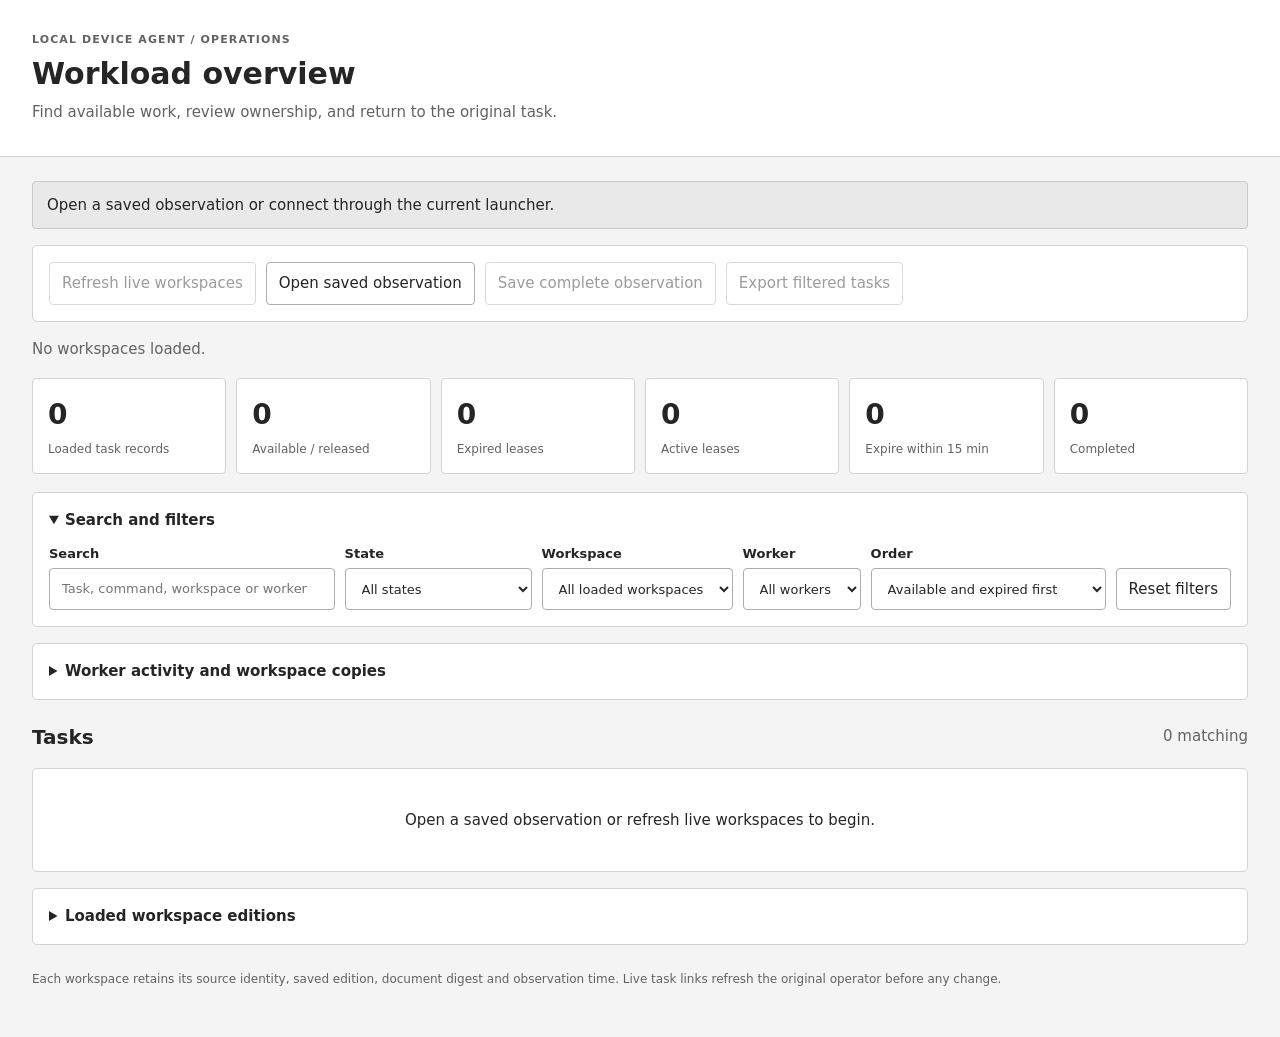
<file: operator_ui/workload.html>
<!doctype html>
<html lang="en">
<head>
<meta charset="utf-8"><meta name="viewport" content="width=device-width,initial-scale=1">
<title>Inbox workload</title>
<link rel="stylesheet" href="workload.css"><script src="workload.js" defer></script>
</head>
<body>
<header><div><p class="eyebrow">LOCAL DEVICE AGENT / OPERATIONS</p><h1>Workload overview</h1>
<p>Find available work, review ownership, and return to the original task.</p></div><a id="operator" class="button" href="/">Open operator desk</a></header>
<main>
<div id="notice" role="status" aria-live="polite">Open a saved observation or connect through the current launcher.</div>
<section class="toolbar panel" aria-label="Data controls">
<button id="refresh">Refresh live workspaces</button><button id="more" hidden>Load next 5</button><button id="cancel" hidden>Stop loading</button>
<label class="file button">Open saved observation<input id="open" type="file" accept=".json,application/json"></label>
<button id="save" disabled>Save complete observation</button>
<button id="selection" disabled>Export filtered tasks</button>
</section>
<p id="coverage" class="muted">No workspaces loaded.</p>
<section class="metrics" aria-label="Loaded workload">
<button data-state="all"><strong id="total">0</strong><span>Loaded task records</span></button>
<button data-state="available"><strong id="available">0</strong><span>Available / released</span></button>
<button data-state="expired"><strong id="expired">0</strong><span>Expired leases</span></button>
<button data-state="leased"><strong id="leased">0</strong><span>Active leases</span></button>
<button data-state="soon"><strong id="soon">0</strong><span>Expire within 15 min</span></button>
<button data-state="completed"><strong id="completed">0</strong><span>Completed</span></button>
</section>
<details class="panel" id="filter-panel" open><summary id="filter-summary">Search and filters</summary>
<div class="filters" aria-label="Workload filters">
<label class="grow">Search<input id="search" type="search" placeholder="Task, command, workspace or worker"></label>
<label>State<select id="state"><option value="all">All states</option><option value="available">Available / released</option><option value="expired">Expired lease</option><option value="leased">Active lease</option><option value="soon">Expires within 15 min</option><option value="future">Future</option><option value="completed">Completed</option><option value="invalid">Unreadable timing</option></select></label>
<label>Workspace<select id="workspace"><option value="">All loaded workspaces</option></select></label>
<label>Worker<select id="worker"><option value="">All workers</option></select></label>
<label>Order<select id="sort"><option value="attention">Available and expired first</option><option value="oldest">Oldest created first</option><option value="expiry">Nearest lease expiry</option><option value="recent">Recently updated workspace</option><option value="name">Task ID</option></select></label>
<button id="reset">Reset filters</button>
</div></details>
<details class="panel"><summary>Worker activity and workspace copies</summary>
<p class="muted">Counts describe loaded local workspaces, which may include copies of the same task. They are not a fleet-wide capacity count.</p>
<p id="duplicates"></p><div id="workers" class="worker-grid"></div></details>
<section aria-label="Task results"><div class="section-title"><h2>Tasks</h2><span id="matched" class="muted">0 matching</span></div>
<div id="tasks"></div><p id="empty" class="panel empty">Open a saved observation or refresh live workspaces to begin.</p>
<button id="show-more" hidden>Show next 50 matching tasks</button></section>
<details class="panel"><summary>Loaded workspace editions</summary><div id="editions"></div></details>
<footer id="footnote">Each workspace retains its source identity, saved edition, document digest and observation time. Live task links refresh the original operator before any change.</footer>
</main>
</body>
</html>
</file>
<file: operator_ui/workload.css>
*{box-sizing:border-box}body{margin:0;background:#f4f4f4;color:#252525;font:15px/1.5 system-ui,-apple-system,BlinkMacSystemFont,"Segoe UI",sans-serif}header,main{max-width:1440px;margin:auto;padding:24px 32px}header{display:flex;align-items:center;justify-content:space-between;gap:24px;border-bottom:1px solid #d3d3d3;background:#fff}h1{font-size:30px;line-height:1.15;margin:6px 0 10px}h2{font-size:20px;margin:0}p{margin:8px 0}.eyebrow{font-size:11px;letter-spacing:.1em;font-weight:700}.muted,header p,footer{color:#626262}.panel{background:#fff;border:1px solid #d3d3d3;border-radius:5px;padding:16px;margin:16px 0}.toolbar,.filters{display:flex;flex-wrap:wrap;gap:10px;align-items:end}button,.button,select,input{font:inherit;border:1px solid #adadad;border-radius:4px;background:#fff;color:inherit;padding:9px 12px;min-height:42px}button,.button{cursor:pointer;text-decoration:none;text-align:center}button:hover,.button:hover{background:#ededed}button:disabled{opacity:.45;cursor:default}:focus-visible{outline:2px solid #333;outline-offset:2px}.file{position:relative;overflow:hidden}.file input{position:absolute;inset:0;opacity:0;cursor:pointer;width:100%;height:100%}label{display:flex;flex-direction:column;gap:5px;font-size:13px;font-weight:600}input,select{font-weight:400;min-width:0;max-width:100%}.grow{flex:1 1 230px}.metrics{display:grid;grid-template-columns:repeat(6,minmax(0,1fr));gap:10px;margin:18px 0}.metrics button{padding:15px;text-align:left;display:flex;flex-direction:column;gap:4px;border-color:#d3d3d3}.metrics strong{font-size:28px;font-weight:650}.metrics span{font-size:12px;color:#626262}.metrics button[aria-pressed=true]{border:2px solid #363636;padding:14px;background:#eaeaea}.section-title{display:flex;gap:16px;align-items:center;justify-content:space-between;margin:22px 0 12px}.task{display:grid;grid-template-columns:minmax(220px,2.8fr) minmax(170px,1.5fr) minmax(145px,1fr) 150px;gap:20px;padding:18px;background:#fff;border:1px solid #d3d3d3;border-radius:5px;margin-bottom:10px;overflow-wrap:anywhere}.task h3{font-size:16px;margin:0 0 7px}.task p{margin:4px 0}.task .command{white-space:pre-wrap;max-height:4.5em;overflow:hidden;font-size:13px;color:#525252}.task .label{display:block;font-size:11px;text-transform:uppercase;letter-spacing:.05em;color:#6b6b6b}.task .badge{display:inline-block;padding:3px 8px;border:1px solid #bdbdbd;border-radius:3px;font-size:12px;margin-bottom:7px}.task .actions{display:flex;flex-direction:column;justify-content:center;gap:8px}.task details{grid-column:1/-1;border-top:1px solid #dedede;padding-top:10px}.task pre{white-space:pre-wrap;overflow-wrap:anywhere;font:13px/1.6 ui-monospace,monospace}.task small{display:block;color:#646464}.worker-grid{display:grid;grid-template-columns:repeat(auto-fit,minmax(200px,1fr));gap:10px}.worker{background:#f6f6f6;border:1px solid #ddd;padding:12px;text-align:left}.worker strong{display:block;overflow-wrap:anywhere}.worker span{font-size:13px}.edition{padding:12px 0;border-top:1px solid #e2e2e2;overflow-wrap:anywhere}.edition:first-child{border:0}.edition code{display:block;font-size:11px;color:#666}.empty{text-align:center;padding:40px 18px}summary{cursor:pointer;font-weight:600}#notice{padding:12px 14px;background:#e9e9e9;border:1px solid #c9c9c9;border-radius:4px;overflow-wrap:anywhere}#notice.error{border:2px solid #454545;background:#eee}footer{font-size:12px;margin-top:25px;padding-bottom:25px}[hidden]{display:none!important}
@media(max-width:1050px){.metrics{grid-template-columns:repeat(3,minmax(0,1fr))}.task{grid-template-columns:minmax(190px,2fr) minmax(145px,1fr)}.task .actions{flex-direction:row;justify-content:start;align-items:center}.filters label{flex:1 1 180px}}
@media(max-width:600px){header,main{padding:18px 16px}header{display:block}header .button{display:inline-block;margin-top:14px}h1{font-size:26px}.toolbar>*{flex:1 1 145px}.metrics{grid-template-columns:repeat(2,minmax(0,1fr))}.metrics strong{font-size:25px}.metrics button{padding:12px}.metrics button[aria-pressed=true]{padding:11px}.filters label{flex-basis:100%}.filters button{width:100%}.task{display:block;padding:16px}.task>div{margin-bottom:14px}.task .actions{display:flex;flex-wrap:wrap}.task .actions>*{flex:1}.section-title{align-items:start}.task details{margin-top:14px}.panel{padding:14px}.worker-grid{grid-template-columns:1fr}}

.task>div>strong{display:block}.filters{padding-top:12px}
</file>
